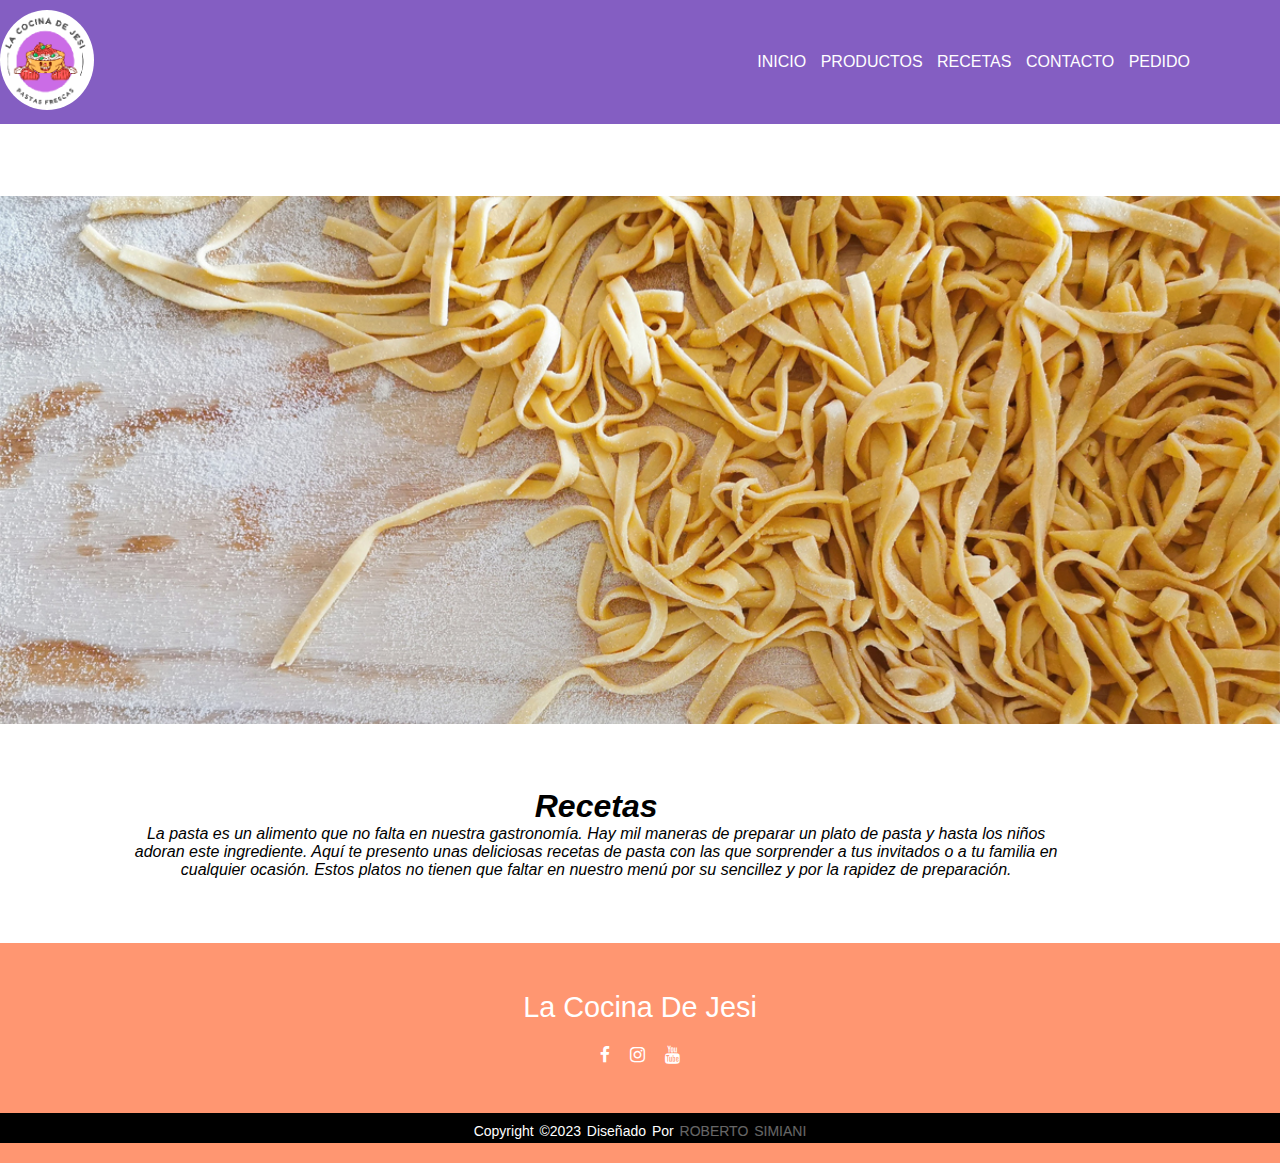
<file: index.html>
<!DOCTYPE html>
<html lang="es">
<head>
    <meta charset="UTF-8">
    <meta name="viewport" content="width=device-width, initial-scale=1.0">
    <!-- DESCRIPTION  Y  KEYWORDS-->
    <meta name="description" content="Bienvenidos al sitio de La Cocina de Jesi. Lo invitamos a conocer más acerca de nuestros sabores.">
    <meta name="keywords" content="pastas caceras salsa sorrentinos ravioles espinaca"/>
    <link href="https://cdn.jsdelivr.net/npm/bootstrap@5.1.3/dist/css/bootstrap.min.css" rel="stylesheet" integrity="sha384-1BmE4kWBq78iYhFldvKuhfTAU6auU8tT94WrHftjDbrCEXSU1oBoqyl2QvZ6jIW3" crossorigin="anonymous">
    <link rel="stylesheet" href="https://stackpath.bootstrapcdn.com/font-awesome/4.7.0/css/font-awesome.min.css">
    <link rel="stylesheet" href="/estilos/estilos.css">
    <link rel="shortcut icon" href="../img/logo.png" type="image/x-icon">
    <title>Pastas</title>
</head>
<body>
    <header>
        <div class="container">
            <nav class="nav_checkbox">
                <a href="#" class="logo"><img class="wow animate__flip" src="img/logo.png" alt="logo" id="logo" ></a>
                <input type="checkbox" id="tab_nav" class="tab_nav">
                <label for="tab_nav" class="label">
                    <div class="burger"></div>
                    <div class="burger"></div>
                    <div class="burger"></div>
                </label>
                <ul class="content_nav">
                    <li><a href="#">INICIO</a></li>
                    <li><a href="pages/productos.html">PRODUCTOS</a></li>
                    <li><a href="pages/recetas.html">RECETAS</a></li>
                    <li><a href="pages/contacto.html">CONTACTO</a></li>
                    <li><a href="pages/pedido.html">PEDIDO</a></li>
                </ul>
            </nav>
        </div>
    </header>
    
    <div class="container-fluid">
        <div class="row">
          <div class="col-lg-12">
            <div id="carousel_principal" class="carousel slide" data-bs-ride="carousel">
              <ol class="carousel-indicators">
                <li data-bs-target="#carousel_principal" data-bs-slide-to="0" class="active"></li>
                <li data-bs-target="#carousel_principal" data-bs-slide-to="1"></li>
                <li data-bs-target="#carousel_principal" data-bs-slide-to="2"></li>
                <li data-bs-target="#carousel_principal" data-bs-slide-to="3"></li>
    
              </ol>
              <div class="carousel-inner">
                <div class="carousel-item active" style="background-image: url(img/car_1.jpg);">
                </div>
                <div class="carousel-item" style="background-image: url(img/car_2.jpg);">
                </div>
                <div class="carousel-item" style="background-image: url(img/car_3.jpg);">
                </div>
                <div class="carousel-item" style="background-image: url(img/car_4.jpg);">
                 </div>
              </div>
              <a class="carousel-control-prev" href="#carousel_principal" role="button" data-bs-slide="prev">
                <span class="carousel-control-prev-icon" aria-hidden="true"></span>
              </a>
              <a class="carousel-control-next" href="#carousel_principal" role="button" data-bs-slide="next">
                <span class="carousel-control-next-icon" aria-hidden="true"></span>
              </a>
            </div>
          </div>
        </div>
    </div>
    <main>
      <section class="recetas">
        <div class="grid">
            <div class="texto_recetas">
                <h1>Recetas</h1>
                <p>
                  La pasta es un alimento que no falta en nuestra gastronomía. Hay mil maneras de preparar un plato de pasta y hasta los niños adoran este ingrediente. Aquí te presento unas deliciosas recetas de pasta con las que sorprender a tus invitados o a tu familia en cualquier ocasión. Estos platos no tienen que faltar en nuestro menú por su sencillez y por la rapidez de preparación.
                </p>
                                 
            </div>
            
        </div> 
      </section>
    </main>
    <footer>
      <div class="contenido_footer">
          <h3>La Cocina de Jesi</h3>
          <ul class="redes">
              <li><a href="#"><i class="fa fa-facebook"></i></a></li>
              <li><a href="#"><i class="fa fa-instagram"></i></a></li>
              <li><a href="#"><i class="fa fa-youtube"></i></a></li>
          </ul>
      </div>
      <div class="footer-bottom">
          <p>copyright &copy;2023 diseñado por <span>Roberto Simiani</span></p>
      </div>
  </footer>
    



    <script src="https://cdn.jsdelivr.net/npm/@popperjs/core@2.10.2/dist/umd/popper.min.js" integrity="sha384-7+zCNj/IqJ95wo16oMtfsKbZ9ccEh31eOz1HGyDuCQ6wgnyJNSYdrPa03rtR1zdB" crossorigin="anonymous"></script>
    <script src="https://cdn.jsdelivr.net/npm/bootstrap@5.1.3/dist/js/bootstrap.min.js" integrity="sha384-QJHtvGhmr9XOIpI6YVutG+2QOK9T+ZnN4kzFN1RtK3zEFEIsxhlmWl5/YESvpZ13" crossorigin="anonymous"></script>
    
    
</body>
</html>
</file>
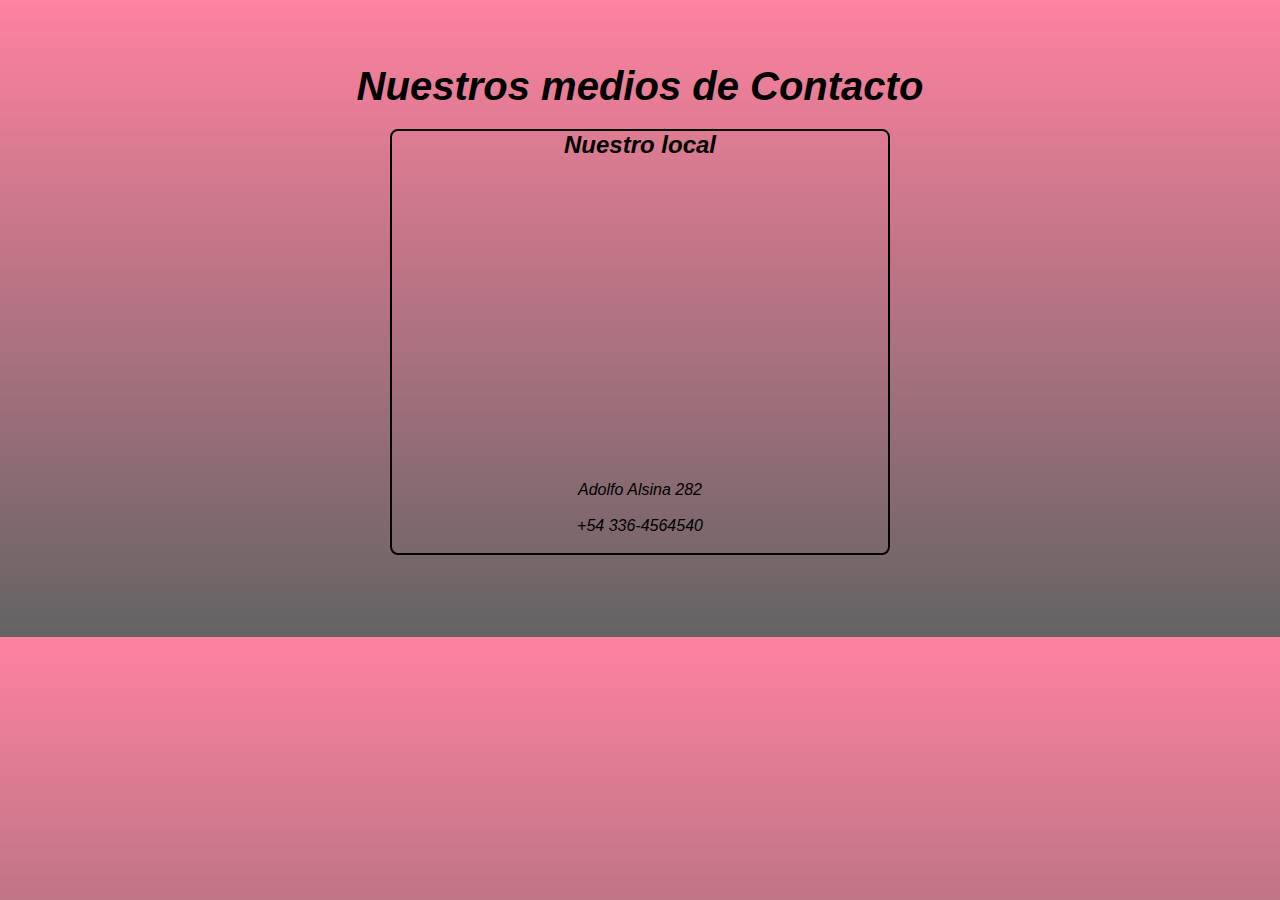
<file: pages/contacto.html>
<!DOCTYPE html>
<html lang="es">
<head>
    <meta charset="UTF-8">
    <meta name="viewport" content="width=device-width, initial-scale=1.0">
    <link rel="shortcut icon" href="../img/logo.png" type="image/x-icon">
    <link rel="stylesheet" href="https://cdnjs.cloudflare.com/ajax/libs/font-awesome/6.4.0/css/all.min.css" integrity="sha512-iecdLmaskl7CVkqkXNQ/ZH/XLlvWZOJyj7Yy7tcenmpD1ypASozpmT/E0iPtmFIB46ZmdtAc9eNBvH0H/ZpiBw==" crossorigin="anonymous" referrerpolicy="no-referrer" />
    <link rel="stylesheet" href="/estilos/estilos.css">

    <title>Contacto</title>
</head>
<body class="body_contacto">
    <main class="main_contacto">
        <h1>Nuestros medios de Contacto</h1>

        <div class="contacto">
            <h2>Nuestro local</h2>
            <iframe id="mapa" src="https://www.google.com/maps/embed?pb=!1m14!1m12!1m3!1d3332.798447088997!2d-60.309996890135906!3d-33.350215061429125!2m3!1f0!2f0!3f0!3m2!1i1024!2i768!4f13.1!5e0!3m2!1ses!2sar!4v1690549734702!5m2!1ses!2sar" width="400" height="300" style="border:0;" allowfullscreen="" loading="lazy" referrerpolicy="no-referrer-when-downgrade"></iframe> <br><br>
            <i class="fa-solid fa-location-dot">  Adolfo Alsina 282</i> <br><br> 
            <i class="fa-solid fa-phone">  +54 336-4564540</i><br><br> 
            <div class="icono_grande">
                <i id="wts" class="fa-brands fa-whatsapp"></i> 
                <i id="insta" class="fa-brands fa-instagram"></i>
            </div>

        </div>
        
        <br>

       
    </main>
</body>
</html>
</file>
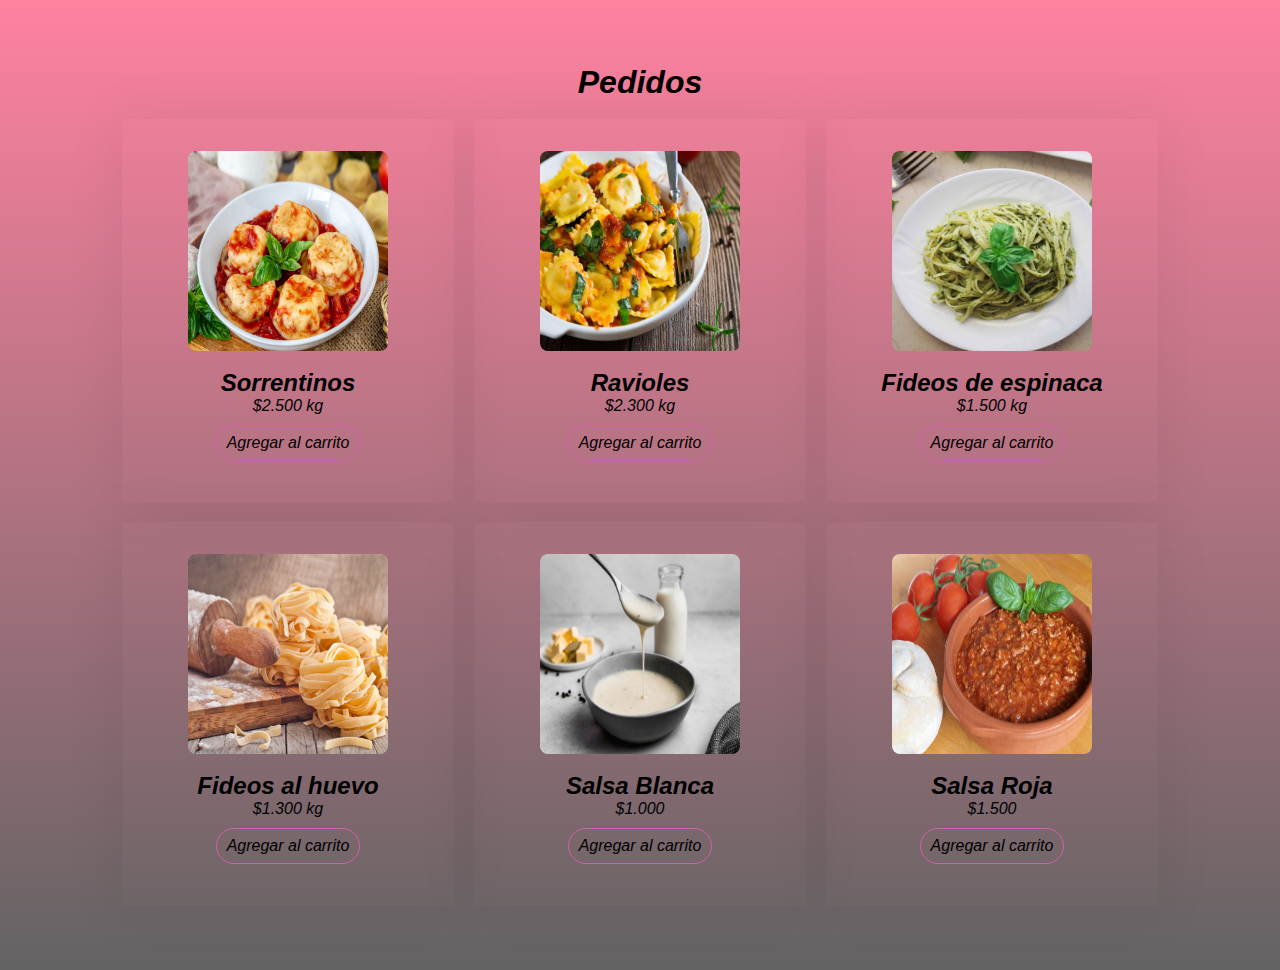
<file: pages/pedido.html>
<!DOCTYPE html>
<html lang="es">
<head>
    <meta charset="UTF-8">
    <link rel="shortcut icon" href="../img/logo.png" type="image/x-icon">
    <meta name="viewport" content="width=ç, initial-scale=1.0">
    <link rel="stylesheet" href="/estilos/estilos.css">
    <title>Pedidos</title>
</head>
<body class="pedidos">
    <main>
        <h1>Pedidos</h1><br>
        <div class="productos_pedidos">
            <div class="boxS">
                <img src="/img/sorrentinos.jpg" alt="foto de sorrentinos">
                <br><h2>Sorrentinos</h2>
                <p>$2.500 kg</p>
                <a href="#" class="agregar_carrito btn_carrito">Agregar al carrito</a>
            </div>
            <div class="boxS">
                <img src="/img/ravioles.jpg" alt="foto de ravioles">
                <br><h2>Ravioles</h2>
                <p>$2.300 kg</p>
                <a href="#" class="agregar_carrito btn_carrito">Agregar al carrito</a>
            </div>
            <div class="boxS">
                <img src="/img/fideos_espinaca.jpg" alt="foto de fideos de espinaca">
                <br><h2>Fideos de espinaca</h2>
                <p>$1.500 kg</p>
                <a href="#" class="agregar_carrito btn_carrito">Agregar al carrito</a>
            </div>
            <div class="boxS">
                <img src="/img/fideos_huevo.jpg" alt="foto de fideos al huevo">
                <br><h2>Fideos al huevo</h2>
                <p>$1.300 kg</p>
                <a href="#" class="agregar_carrito btn_carrito">Agregar al carrito</a>
            </div>
            <div class="boxS">
                <img src="/img/salsa_blanca.jpg" alt="foto de salsa blanca">
                <br><h2>Salsa Blanca</h2>
                <p>$1.000</p>
                <a href="#" class="agregar_carrito btn_carrito">Agregar al carrito</a>
            </div>
            <div class="boxS">
                <img src="/img/salsa_tomate.jpg" alt="foto de salsa de tomate">
                <br><h2>Salsa Roja</h2>
                <p>$1.500</p>
                <a href="#" class="agregar_carrito btn_carrito">Agregar al carrito</a>
            </div>
        </div>
    </main>
</body>
</html>
</file>
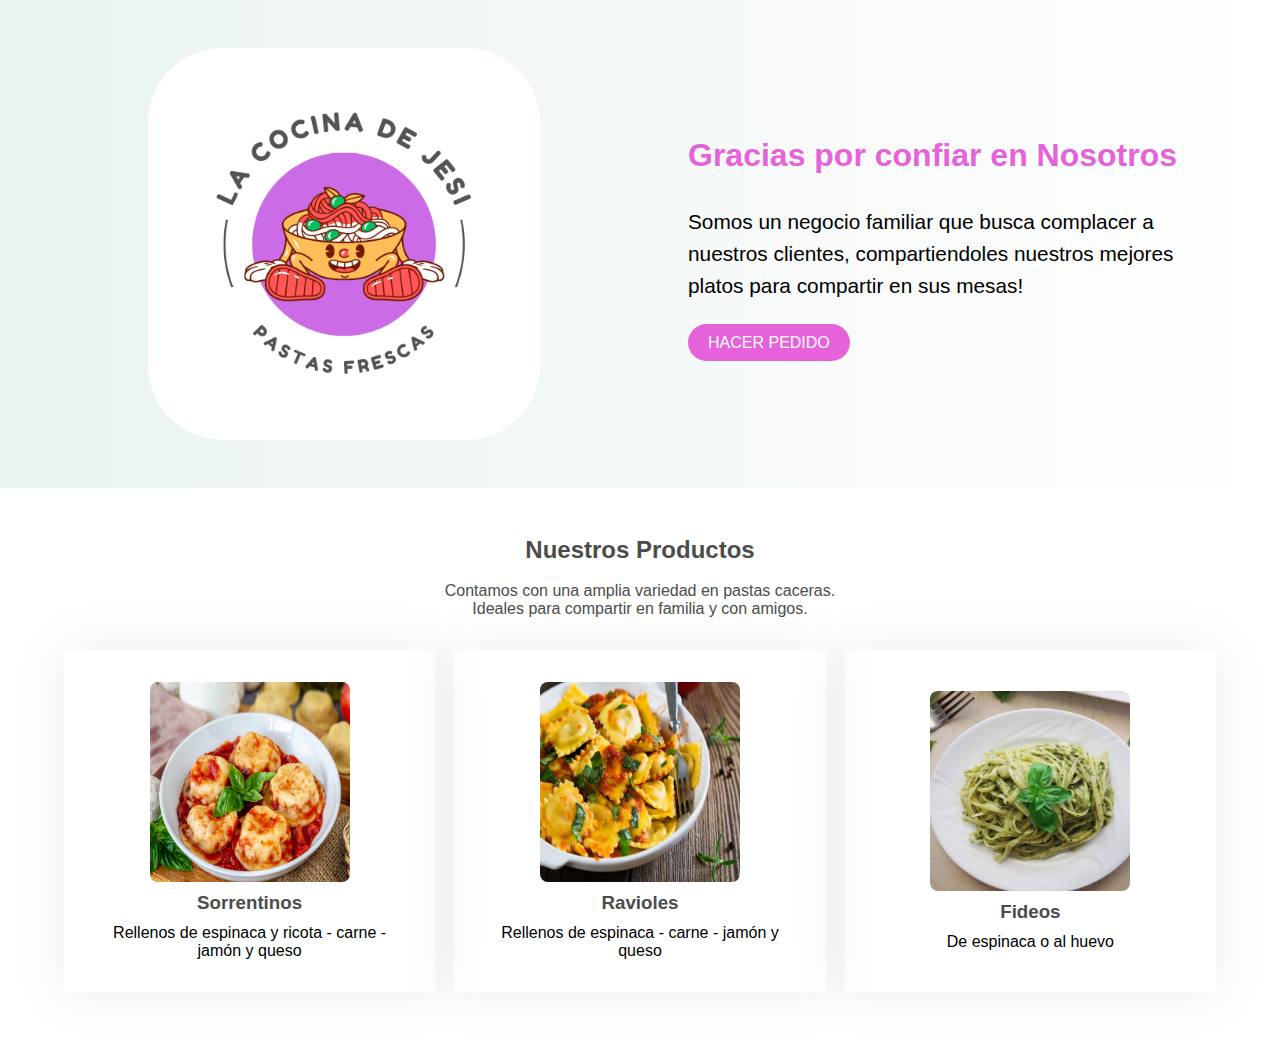
<file: pages/productos.html>
<!DOCTYPE html>
<html lang="es">
<head>
    <meta charset="UTF-8">
    <meta name="viewport" content="width=device-width, initial-scale=1.0">
    <link rel="stylesheet" href="/estilos/estilos.css">
    <link rel="shortcut icon" href="../img/logo.png" type="image/x-icon">
    <link rel="stylesheet" href="/estilos/animate.css">
    <link rel="stylesheet" href="https://cdnjs.cloudflare.com/ajax/libs/animate.css/4.1.1/animate.min.css"/>
    <title>Productos</title>
</head>
<body>
   
    <section class="banner">
        <div class="containerB">
            <div class="boxB col1">
                <img src="/img/logo_hd.png" class="imgBanner wow animate__backInDown" alt="">
            </div>
            <div class="boxB col2 wow animate__tada">
                <h1>Gracias por confiar en Nosotros</h1>
                <p id="txtBanner">
                    Somos un negocio familiar que busca complacer a nuestros clientes, compartiendoles nuestros mejores platos para compartir en sus mesas!
                </p>
                <div>
                    <a href="/pages/pedido.html" class="btnBanner">HACER PEDIDO</a>
                </div>
            </div>
        </div>
    </section>
    <section class="productos">
        <div class="sub_productos">
            <h2>Nuestros Productos</h2>
            <br>
            <p>Contamos con una amplia variedad en pastas caceras. <br> Ideales para compartir en familia y con amigos.
            </p>
        </div>
        <div class="productosS">
            <div class="boxS">
                <img src="/img/sorrentinos.jpg" alt="foto de sorrentinos">
                <h3>Sorrentinos</h3>
                <p>Rellenos de espinaca y ricota - carne - jamón y queso</p>
            </div>
            <div class="boxS">
                <img src="/img/ravioles.jpg" alt="foto de ravioles">
                <h3>Ravioles</h3>
                <p>Rellenos de espinaca - carne - jamón y queso</p>
            </div>
            <div class="boxS">
                <img src="/img/fideos_espinaca.jpg" alt="foto de fideos">
                <h3>Fideos</h3>
                <p>De espinaca o al huevo</p>
            </div>
        </div>
    </section>

    <script src="/js/wow.min.js"></script>
              <script>
              new WOW().init();
    </script>

</body>
</html>
</file>
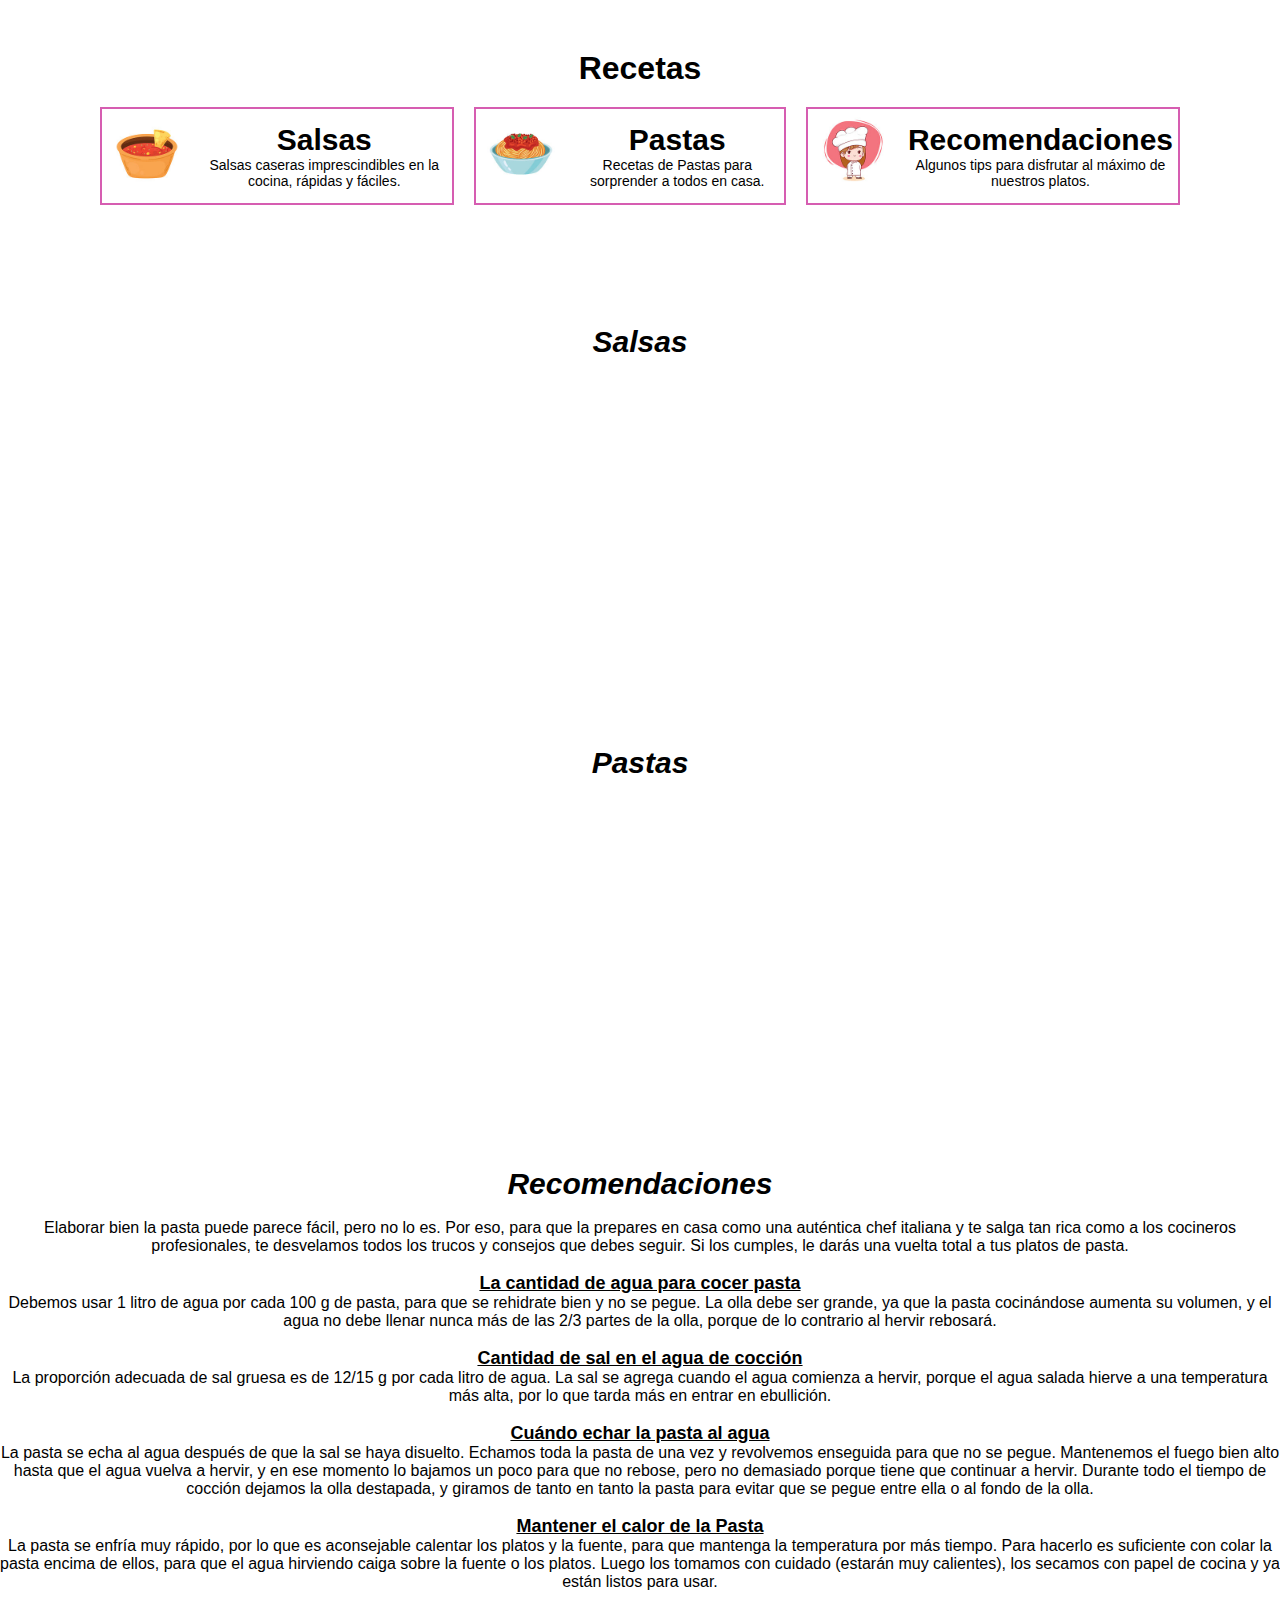
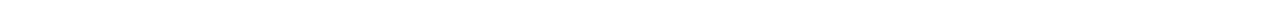
<file: pages/recetas.html>
<!DOCTYPE html>
<html lang="es">
<head>
    <meta charset="UTF-8">
    <link rel="shortcut icon" href="../img/logo.png" type="image/x-icon">
    <meta name="viewport" content="width=device-width, initial-scale=1.0">
    <link rel="stylesheet" href="/estilos/estilos.css">
    <link rel="shortcut icon" href="../img/logo.png" type="image/x-icon">
    <title>Recetas</title>
</head>
<body>
        
    <section id="recetas">
        <h1>Recetas</h1>
        <div class="fila">
            <div class="item">
                <div class="icono">
                    <img src="/img/salsa.jpg" alt="">
                </div>
                <div class="info">
                    <h2>Salsas</h2>
                    <p>Salsas caseras imprescindibles en la cocina, rápidas y fáciles.</p>
                </div>
            </div>
            <div class="item">
                <div class="icono">
                    <img src="/img/pasta.jpg" alt="">
                </div>
                <div class="info">
                    <h2>Pastas</h2>
                    <p>Recetas de Pastas para sorprender a todos en casa.</p>
                </div>
            </div>
            <div class="item">
                <div class="icono">
                    <img src="/img/chef.jpg" alt="">
                </div>
                <div class="info">
                    <h2>Recomendaciones</h2>
                    <p>Algunos tips para disfrutar al máximo de nuestros platos.</p>
                </div>
            </div>
        </div>
    </section>
    <section id="recetas-videos">
       <div class="videos-salsas">
            <h3>Salsas</h3><br>
            <iframe width="560" height="315" src="https://www.youtube.com/embed/8DoO0EEI_UA?si=V6ffuWmPeOe050fk" title="YouTube video player" frameborder="0" allow="accelerometer; autoplay; clipboard-write; encrypted-media; gyroscope; picture-in-picture; web-share" allowfullscreen></iframe>   
            <iframe width="560" height="315" src="https://www.youtube.com/embed/vXHKt5v-pJc?si=nt7Rhpua9ULN3aaP" title="YouTube video player" frameborder="0" allow="accelerometer; autoplay; clipboard-write; encrypted-media; gyroscope; picture-in-picture; web-share" allowfullscreen></iframe>
        </div>

        <div class="videos-pastas">
            <h3>Pastas</h3><br>
            <iframe width="560" height="315" src="https://www.youtube.com/embed/vHUOllZIVmw?si=PCDSK81iNxAJ8x08" title="YouTube video player" frameborder="0" allow="accelerometer; autoplay; clipboard-write; encrypted-media; gyroscope; picture-in-picture; web-share" allowfullscreen></iframe>
            <iframe width="560" height="315" src="https://www.youtube.com/embed/vXHKt5v-pJc?si=nt7Rhpua9ULN3aaP" title="YouTube video player" frameborder="0" allow="accelerometer; autoplay; clipboard-write; encrypted-media; gyroscope; picture-in-picture; web-share" allowfullscreen></iframe>
        </div>

        <div class="recomendaciones">
            <h3>Recomendaciones</h3><br>
            <p>Elaborar bien la pasta puede parece fácil, pero no lo es. Por eso, para que la prepares en casa como una auténtica chef italiana y te salga tan rica como a los cocineros profesionales, te desvelamos todos los trucos y consejos que debes seguir. Si los cumples, le darás una vuelta total a tus platos de pasta.</p><br>
            <h4>La cantidad de agua para cocer pasta</h4>
            <p>Debemos usar 1 litro de agua por cada 100 g de pasta, para que se rehidrate bien y no se pegue.
                La olla debe ser grande, ya que la pasta cocinándose aumenta su volumen, y el agua no debe llenar nunca más de las 2/3 partes de la olla, porque de lo contrario al hervir rebosará.
            </p><br>
            <h4>Cantidad de sal en el agua de cocción</h4>
            <p>La proporción adecuada de sal gruesa es de 12/15 g por cada litro de agua.
                La sal se agrega cuando el agua comienza a hervir, porque el agua salada hierve a una temperatura más alta, por lo que tarda más en entrar en ebullición.
            </p><br>
            <h4>Cuándo echar la pasta al agua</h4>
            <p>La pasta se echa al agua después de que la sal se haya disuelto.
                Echamos toda la pasta de una vez y revolvemos enseguida para que no se pegue.
                Mantenemos el fuego bien alto hasta que el agua vuelva a hervir, y en ese momento lo bajamos un poco para que no rebose, pero no demasiado porque tiene que continuar a hervir.
                Durante todo el tiempo de cocción dejamos la olla destapada, y giramos de tanto en tanto la pasta para evitar que se pegue entre ella o al fondo de la olla.
            </p><br>
            <h4>Mantener el calor de la Pasta</h4>
            <p>La pasta se enfría muy rápido, por lo que es aconsejable calentar los platos y la fuente, para que mantenga la temperatura por más tiempo.
                Para hacerlo es suficiente con colar la pasta encima de ellos, para que el agua hirviendo caiga sobre la fuente o los platos.
                Luego los tomamos con cuidado (estarán muy calientes), los secamos con papel de cocina y ya están listos para usar.
            </p><br>
        </div>
    </section>


</body>
</html>
</file>
<file: estilos/estilos.css>
* {
  margin: 0;
  padding: 0;
  box-sizing: border-box;
  font-family: 'Franklin Gothic Medium', 'Arial Narrow', Arial, sans-serif;
}

header {
  top: 0;
  z-index: 1;
  width: 100%;
  background-color: #845EC2;
}

.container {
  width: 1200px;
}

.nav_checkbox {
  display: grid;
  grid-template-columns: 1fr 1fr;
  align-items: center;
  padding: 10px 0px;
}

#logo {
  height: 100px;
  /* margin: 10px ;  */
  border-radius: 50%;
}

.tab_nav {
  outline: none;
  display: none;
}

.label {
  display: none;
  color: white;
}

.burger {
  width: 35px;
  height: 5px;
  background-color: white;
  margin-top: 5px;
  border-radius: 8px;
}

.content_nav {
  grid-column: 3;
  list-style: none;
}

.content_nav li {
  display: inline-block;
  padding-right: 10px;
}

.content_nav li a {
  text-decoration: none;
  color: white;
  position: relative;
}

.content_nav li a::after {
  content: "";
  display: block;
  height: 2px;
  background-color: white;
  position: absolute;
  transform-origin: right;
  transform: scale(0, 1);
  transition: transform ease-in-out 0.5s;
  left: 0;
  right: 0;
}

.content_nav li a:hover::after {
  transform: scale(1, 1);
}

#carousel_principal {
  height: 600px;
  overflow: hidden;
}

.carousel-item {
  height: 90vh;
  width: 100%;
  background-size: cover;
  background-position: center;
}

.grid {
  display: grid;
  grid-template-columns: repeat(12, 1fr);
  width: 90%;
  max-width: 110rem;
  height: 100%;
  margin: auto;
  gap: 1rem;
  overflow: hidden;
  align-items: center;
  justify-content: center;
}

main {
  margin: 5%;
  font-family: Verdana, Geneva, Tahoma, sans-serif;
  font-style: italic;
}

.texto_recetas {
  grid-column: 1/12;
  text-align: center;
}

/* ------FOOTER------ */
footer {
  position: relative;
  bottom: 0;
  left: 0;
  right: 0;
  background: #FF9671;
  height: 220px;
  width: 100%;
  font-family: "Open Sans";
  padding-top: 40px;
  color: #fff;
  overflow-x: hidden;
}

.contenido_footer {
  display: flex;
  align-items: center;
  justify-content: center;
  flex-direction: column;
  text-align: center;
}

.contenido_footer h3 {
  font-size: 1.8rem;
  font-weight: 400;
  text-transform: capitalize;
  line-height: 3rem;
}

.contenido_footer p {
  max-width: 500px;
  margin: 10px auto;
  line-height: 28px;
  font-size: 14px;
}

.redes {
  list-style: none;
  display: flex;
  align-items: center;
  justify-content: center;
  margin: 1rem 0 3rem 0;
}

.redes li {
  margin: 0 10px;
}

.redes a {
  text-decoration: none;
  color: #fff;
}

.redes a i {
  font-size: 1.1rem;
  transition: color 0.4s ease;
}

.redes a:hover i {
  color: rgb(236, 137, 228);
}

.footer-bottom {
  background: #000;
  width: 100%;
  padding: 10px 0;
  text-align: center;
  height: 30px;
}

.footer-bottom p {
  font-size: 14px;
  word-spacing: 2px;
  text-transform: capitalize;
}

.footer-bottom span {
  text-transform: uppercase;
  opacity: 0.4;
  font-weight: 200;
}

/* ------PAGINA CONTACTO------ */
.body_contacto{
  background-image: linear-gradient(to bottom, #ff6f91de , #4c4c4cde);
}

.main_contacto {
  font-family: "Lucida Sans", "Lucida Sans Regular", "Lucida Grande", "Lucida Sans Unicode", Geneva, Verdana, sans-serif;
  text-align: center;
 }

.main_contacto h1 {
  font-size: 40px;
  margin-bottom: 20px;
}

.contacto {
  width: 500px;
  margin-left: auto;
  margin-right: auto;
  text-align: center;
  border: 2px solid black;
  border-radius: 8px;
}

#wts:hover {
  color: rgb(37, 211, 102);
}

#insta:hover {
  color: rgb(250, 77, 198);
}

.icono_grande {
  font-size: 28px;
}

/* ------PAGINA PRODUCTOS------ */
.header_productos {
  width: 90%;
  margin: 0 auto;
  display: grid;
  grid-template-columns: 1fr 1fr;
  align-items: center;
}

.derecha {
  text-align: right;
}

.btn_pedido {
  background: #393939;
  color: #fefefe;
  text-decoration: none;
  border-radius: 25px;
  padding: 10px 15px;
}

section.banner {
  background: linear-gradient(to left, rgb(255, 255, 255), rgb(234, 243, 240));
  padding: 3rem 0;
}

.containerB {
  width: 90%;
  margin: 0 auto;
  display: grid;
  grid-template-columns: repeat(auto-fit, minmax(20rem, 1fr));
  grid-gap: 2rem;
}

.col1 {
  display: flex;
  align-items: center;
  justify-content: center;
}

.imgBanner {
  width: 70%;
  border-radius: 19%;
}

.col2 {
  padding: 1rem 2rem;
  display: flex;
  justify-content: center;
  flex-direction: column;
}

.banner h1 {
  font-size: 2rem;
  color: #e662db;
}

#txtBanner {
  margin: 2rem 0;
  font-size: 1.3rem;
  line-height: 2rem;
}

.btnBanner {
  background: #e662db;
  color: #fff;
  padding: 10px 20px;
  border-radius: 25px;
  text-decoration: none;
}

.productos {
  padding: 3rem 0;
}

.sub_productos {
  text-align: center;
  padding-bottom: 2rem;
  color: #4c4c4c;
}

.productosS {
  width: 90%;
  margin: 0 auto;
  display: grid;
  grid-template-columns: repeat(auto-fit, minmax(18rem, 1fr));
  grid-gap: 1.2rem;
}

.boxS {
  padding: 2rem 2rem;
  display: flex;
  flex-direction: column;
  align-items: center;
  justify-content: center;
  box-shadow: 0px 0px 55px 5px rgba(0, 0, 0, 0.06);
}

.boxS img {
  width: 200px;
  height: 200px;
  border-radius: 8px;
}

.productos h3 {
  color: #4c4c4c;
  margin: 10px 0;
}

.boxS p {
  text-align: center;
}

/* ------PAGINA RECETAS------ */
#recetas {
  padding: 50px 0;
}

#recetas .item {
  border: solid #D65DB1 2px;
}

#recetas h2 {
  text-align: center;
  font-weight: bold;
  font-size: 30px;
}

#recetas .fila {
  display: flex;
  max-width: 1100px;
  margin: auto;
}

#recetas .fila .item img {
  max-width: 80px;
  border-radius: 75%;
}

#recetas .fila .item {
  display: flex;
  align-items: center;
  margin: 20px 10px;
  padding: 5px;
}

#recetas .fila .item:hover {
  background-color: #FF6F91;
}

#recetas .fila .item .info {
  margin-left: 15px;
  font-size: 14px;
}

#recetas {
  text-align: center;
}

#recetas-videos {
  text-align: center;
}

#recetas-videos h3 {
  font-size: 30px;
  font-style: italic;
}

.videos-salsas {
  margin-top: 50px;
}

.videos-pastas {
  margin-top: 50px;
}

.recomendaciones {
  margin-top: 50px;
  text-align: center;
}

.recomendaciones h4 {
  font-size: 18px;
  text-decoration: underline;
}

/* ------PAGINA PEDIDOS------ */

.pedidos{
  background-image: linear-gradient(to bottom, #ff6f91de , #4c4c4cde);
   
}

.pedidos h1{
  text-align: center;
 }

.productos_pedidos{
  width: 90%;
  margin: 0 auto;
  display: grid;
  grid-template-columns: repeat(auto-fit, minmax(18rem, 1fr));
  grid-gap: 1.2rem;
    }

  .productos_pedidos a{
    text-decoration: none;
  }

.btn_carrito{
display: inline-block;
padding: 8px 10px;
border: 1px solid #D65DB1;
border-radius: 20px;
color: #000000;
margin: 10px;
}

.btn_carrito:hover{
  background-color: #D65DB1;
}

.pedidos img{
transition: all 2s;
}

.pedidos img:hover{
  transform: scale(1.1);
  
}

@media screen and (max-width: 790px) {
  #recetas .fila {
    display: block;
  }
}
@media screen and (max-width: 790px) {
  .salsas {
    display: block;
  }
}
@media screen and (max-width: 1200px) {
  .container {
    width: 100%;
  }
}
@media screen and (max-width: 790px) {
  .label {
    display: grid;
    cursor: pointer;
    grid-column: 3;
    padding-right: 10px;
  }
  .content_nav {
    display: grid;
    grid-template-columns: 1fr;
    grid-column: 1/4;
    text-align: center;
    max-height: 0;
    overflow: hidden;
    transition: all ease-in-out 0.6s;
  }
  .nav_checkbox input:checked ~ .content_nav {
    max-height: 500px;
  }
  .content_nav li {
    padding: 15px 0px;
  }
}

/*# sourceMappingURL=estilos.css.map */
</file>
